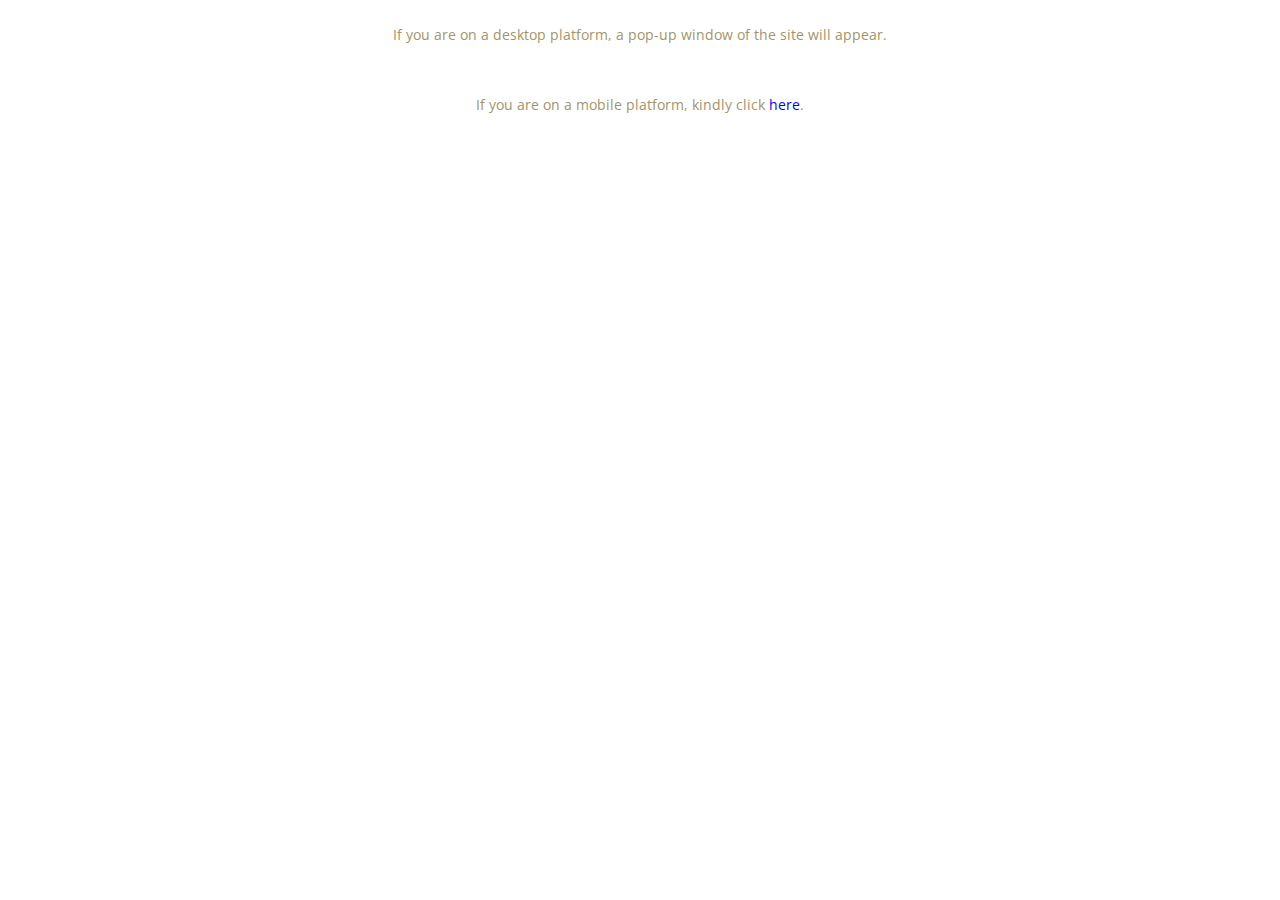
<file: index.html>
<!DOCTYPE html>

<html>

<head>
	<meta charset="UTF-8">
	<meta name="viewport" content="width=device-width, initial-scale=1.0">
	<meta name="viewport" content="width=device-width, initial-scale=1, maximum-scale=1, user-scalable=no">
	<link rel="shortcut icon" href="img/logo.jpg">
	<title>HH</title>
	<script src="lib/jquery-1.11.0.min.js"></script>
	<link href="lib/css/font-awesome.min.css" rel="stylesheet">
	<link type="text/css" rel="stylesheet" media="all" href="css/reset.css">
	<link type="text/css" rel="stylesheet" media="all" href="css/style.css">
</head>

<body>
	<h3>If you are on a desktop platform, a pop-up window of the site will appear.</h3>
	<h3>If you are on a mobile platform, kindly click <a href="home" style="color: blue;">here</a>.</h3>
	<script type="text/javascript">
		$(document).ready(function () {
			popitup('home');
		})
		function popitup(url) {
			newwindow=window.open(url,'name','height=600,width=360');
			if (window.focus) {newwindow.focus()}
			return false;
		}
	</script>
</body>
</html>
</file>
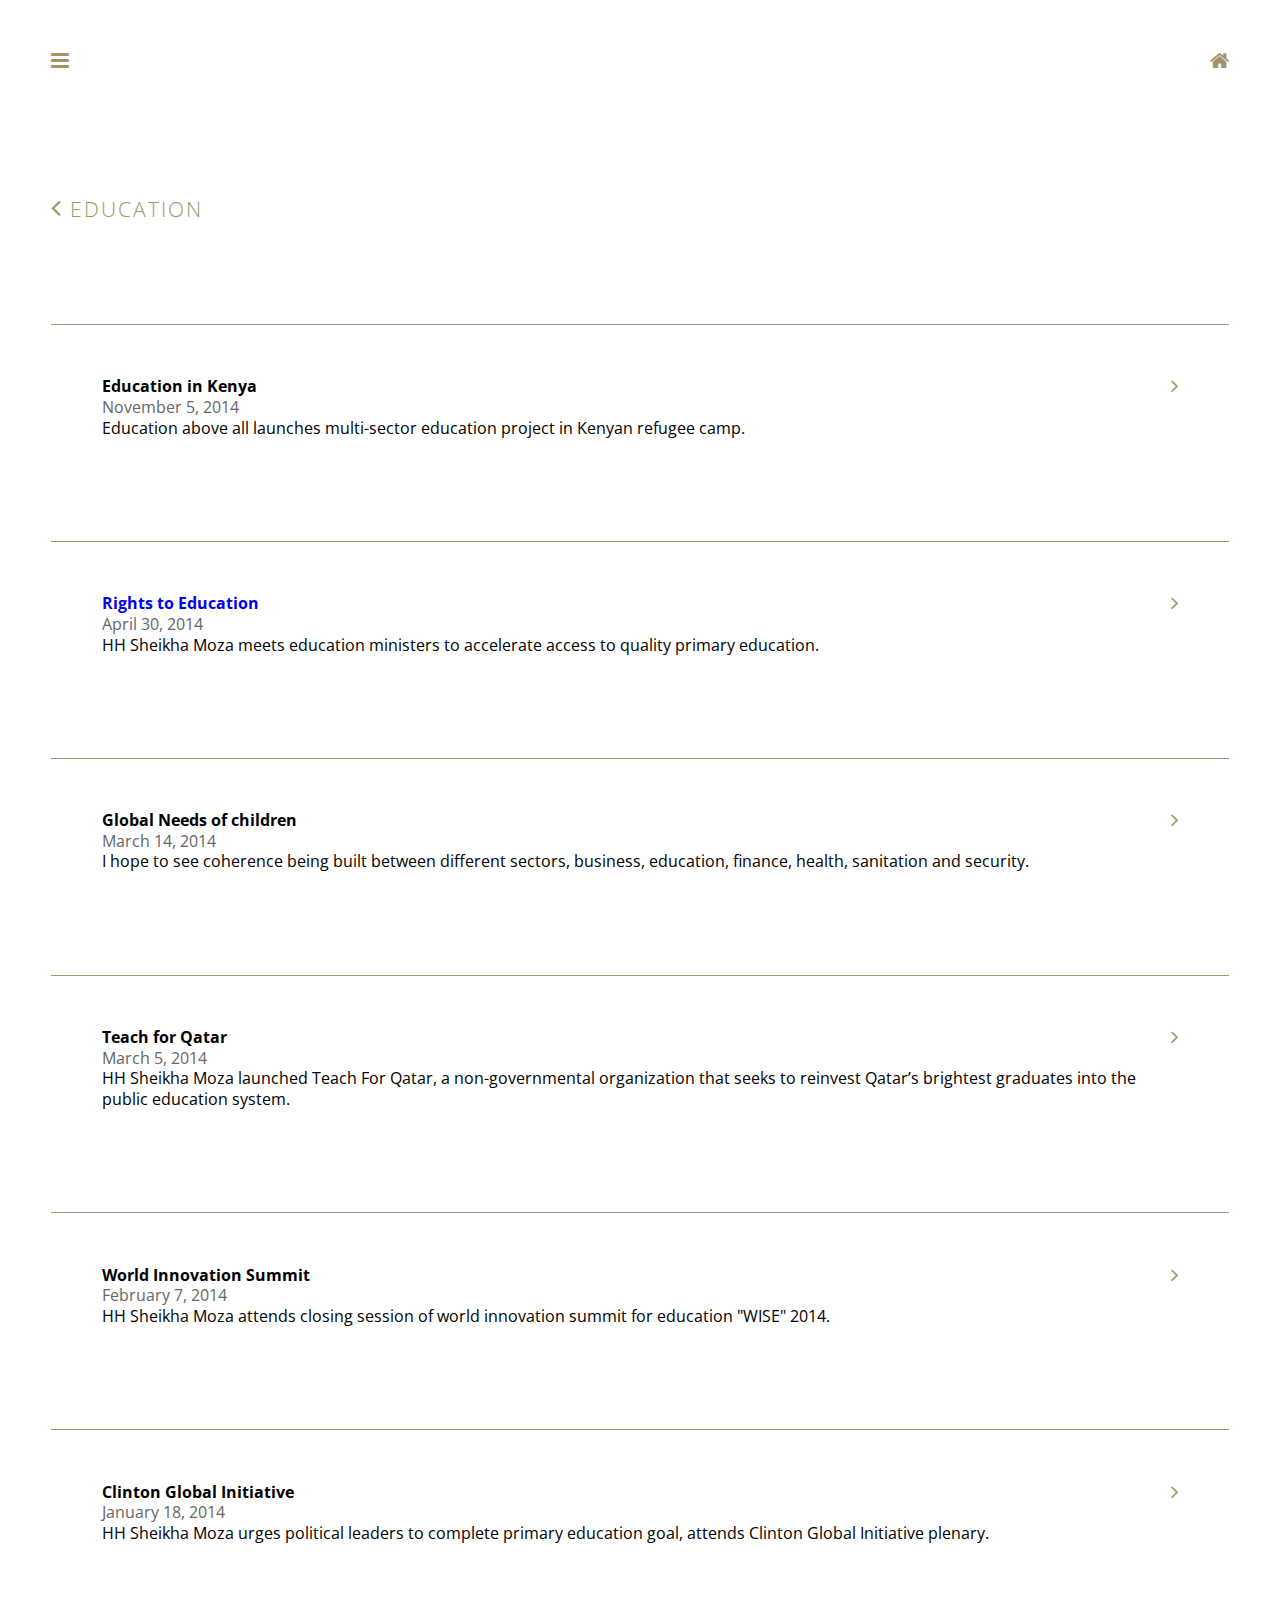
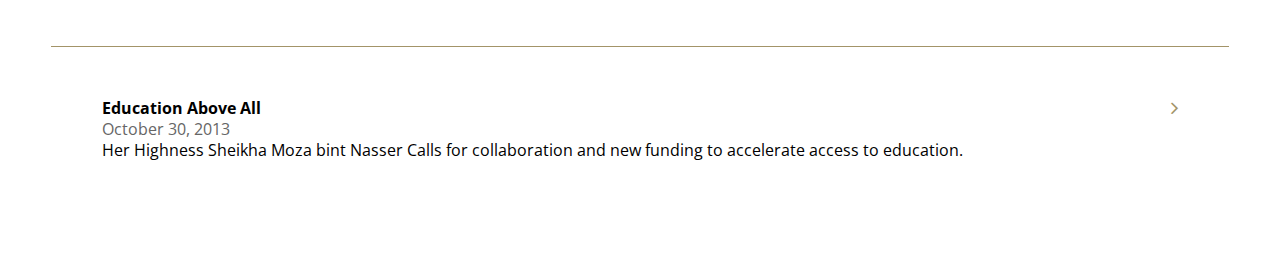
<file: edu.html>
<!DOCTYPE html>

<html>

<head>
	<meta charset="UTF-8">
	<meta name="viewport" content="width=device-width, initial-scale=1.0">
	<meta name="viewport" content="width=device-width, initial-scale=1, maximum-scale=1, user-scalable=no">
	<link rel="shortcut icon" href="img/logo.jpg">
	<title>HH</title>
	<script src="https://code.jquery.com/jquery-1.11.0.min.js"></script>
	<link href="https://maxcdn.bootstrapcdn.com/font-awesome/4.2.0/css/font-awesome.min.css" rel="stylesheet">
	<link type="text/css" rel="stylesheet" media="all" href="css/reset.css">
	<link type="text/css" rel="stylesheet" media="all" href="css/style.css">
</head>

<body>
	<div class="mobile-navigation">
		<menu>
			<a id="home" href="index.html"><span class='fa fa-home'></span></a>
		</menu>
		<table>
			<tr><td><a><span class='fa fa-angle-left'></span><sub id="news">NEWS</sub></a></td></tr>

			<tr><td class="inner"><a></a></td></tr>
			<tr><td class="inner"><a href="edu.html">EDUCATION</a></td></tr>
			<tr><td class="inner"><a>HEALTHCARE</a></td></tr>
			<tr><td class="inner"><a>ENVIRONMENT</a></td></tr>
			<tr><td class="inner"><a>PUBLIC RELATIONS</a></td></tr>
			<tr><td class="inner"><a>FAMILY</a></td></tr>
			<tr><td class="inner"><a></a></td></tr>
			<tr><td class="inner"><span class='fa fa-search'></span><input></td></tr>
			<tr><td class="inner" style="height:100px;"><a>&nbsp;</a></td></tr>

			<tr><td class="upper"><a>ROLES</a></td></tr>
			<tr><td class="upper"><a>GALLERY</a></td></tr>
			<tr><td class="upper"><a>SPEECHES</a></td></tr>
			<tr><td class="upper"><a id="contact">CONTACT</a></td></tr>
			<tr><td class="upper"><a></a></td></tr>
			<tr><td class="upper"><span class='fa fa-search'></span><input></td></tr>
			<tr><td class="upper"><a>&nbsp;</a></td></tr>
		</table>
	</div>
	<div class="page home-page">
		<menu>
			<a id="home" href="index.html"><span class='fa fa-home'></span></a>
			<a id="bars"><span class='fa fa-bars'></span></a>
		</menu>
		<section><span class='fa fa-angle-left'></span>&nbsp;EDUCATION</section>
		<article>
			<strong>Education in Kenya<span class='fa fa-angle-right'></span></strong>
			<br><span>November 5, 2014</span>
			<br>Education above all launches multi-sector education project in Kenyan refugee camp.
		</article>
		<article>
			<strong><a href="articles/a1.html">Rights to Education <span class='fa fa-angle-right'></span></a></strong>
			<br><span>April 30, 2014</span>
			<br>HH Sheikha Moza meets education ministers to accelerate access to quality primary education.
		</article>
		<article>
			<strong>Global Needs of children<span class='fa fa-angle-right'></span></strong>
			<br><span>March 14, 2014</span>
			<br>I hope to see coherence being built between different sectors, business, education, finance, health, sanitation and security.
		</article>
		<article>
			<strong>Teach for Qatar<span class='fa fa-angle-right'></span></strong>
			<br><span>March 5, 2014</span>
			<br>HH Sheikha Moza launched Teach For Qatar, a non-governmental organization that seeks to reinvest Qatar’s brightest graduates into the public education system.
		</article>
		<article>
			<strong>World Innovation Summit<span class='fa fa-angle-right'></span></strong>
			<br><span>February 7, 2014</span>
			<br>HH Sheikha Moza attends closing session of world innovation summit for education "WISE" 2014.
		</article>
		<article>
			<strong>Clinton Global Initiative<span class='fa fa-angle-right'></span></strong>
			<br><span>January 18, 2014</span>
			<br>HH Sheikha Moza urges political leaders to complete primary education goal, attends Clinton Global Initiative plenary.
		</article>
		<article>
			<strong>Education Above All<span class='fa fa-angle-right'></span></strong>
			<br><span>October 30, 2013</span>
			<br>Her Highness Sheikha Moza bint Nasser Calls for collaboration and new funding to accelerate access to education.
		</article>
	</div>
	<div class="page contact-page">
		<menu>
			<a id="home" href="index.html"><span class='fa fa-home'></span></a>
			<a id="bars"><span class='fa fa-bars'></span></a>
		</menu>
		<section><span class='fa fa-angle-left'></span>&nbsp;CONTACT</section>
		<article>
			<strong>Media Enquiries</strong><br>
			<br><span>Jane Smith</span>
			<br>Media Officer
			<br>jane.smith@mozabintnasser.qa
			<br><div id="phone">+974 3387 2457</div>
		</article>
		<article>
			<strong>Other Enquiries</strong><br>
			<br><span>James Bond</span>
			<br>Media Officer
			<br>james.bond@mozabintnasser.qa
			<br><div id="phone">+974 3387 2457</div>
			<br><span>Sarah Heart</span>
			<br>Media Officer
			<br>sarah.heart@mozabintnasser.qa
			<br><div id="phone">+974 3387 2457</div>
		</article>
	</div>
	<script type="text/javascript">
		$('#bars, .fa-angle-left').click(function(){
			$('table .fa-angle-left').hide();
			$('.page').hide();
			$('.inner').hide();
			$('#news').removeClass("selected");
			$('.mobile-navigation').fadeIn();
			$('.upper').fadeIn();
		})
		$('#news').click(function(){
			$('#news').addClass("selected");
			$('table .fa-angle-left').fadeIn();
			$('.upper').fadeOut();
			$('.inner').delay(1000).fadeIn();
		})
		$('#contact').click(function(){
			$('.mobile-navigation').fadeOut();
			$('.contact-page').delay(1000).fadeIn();
		})
	</script>
</body>
</html>
</file>
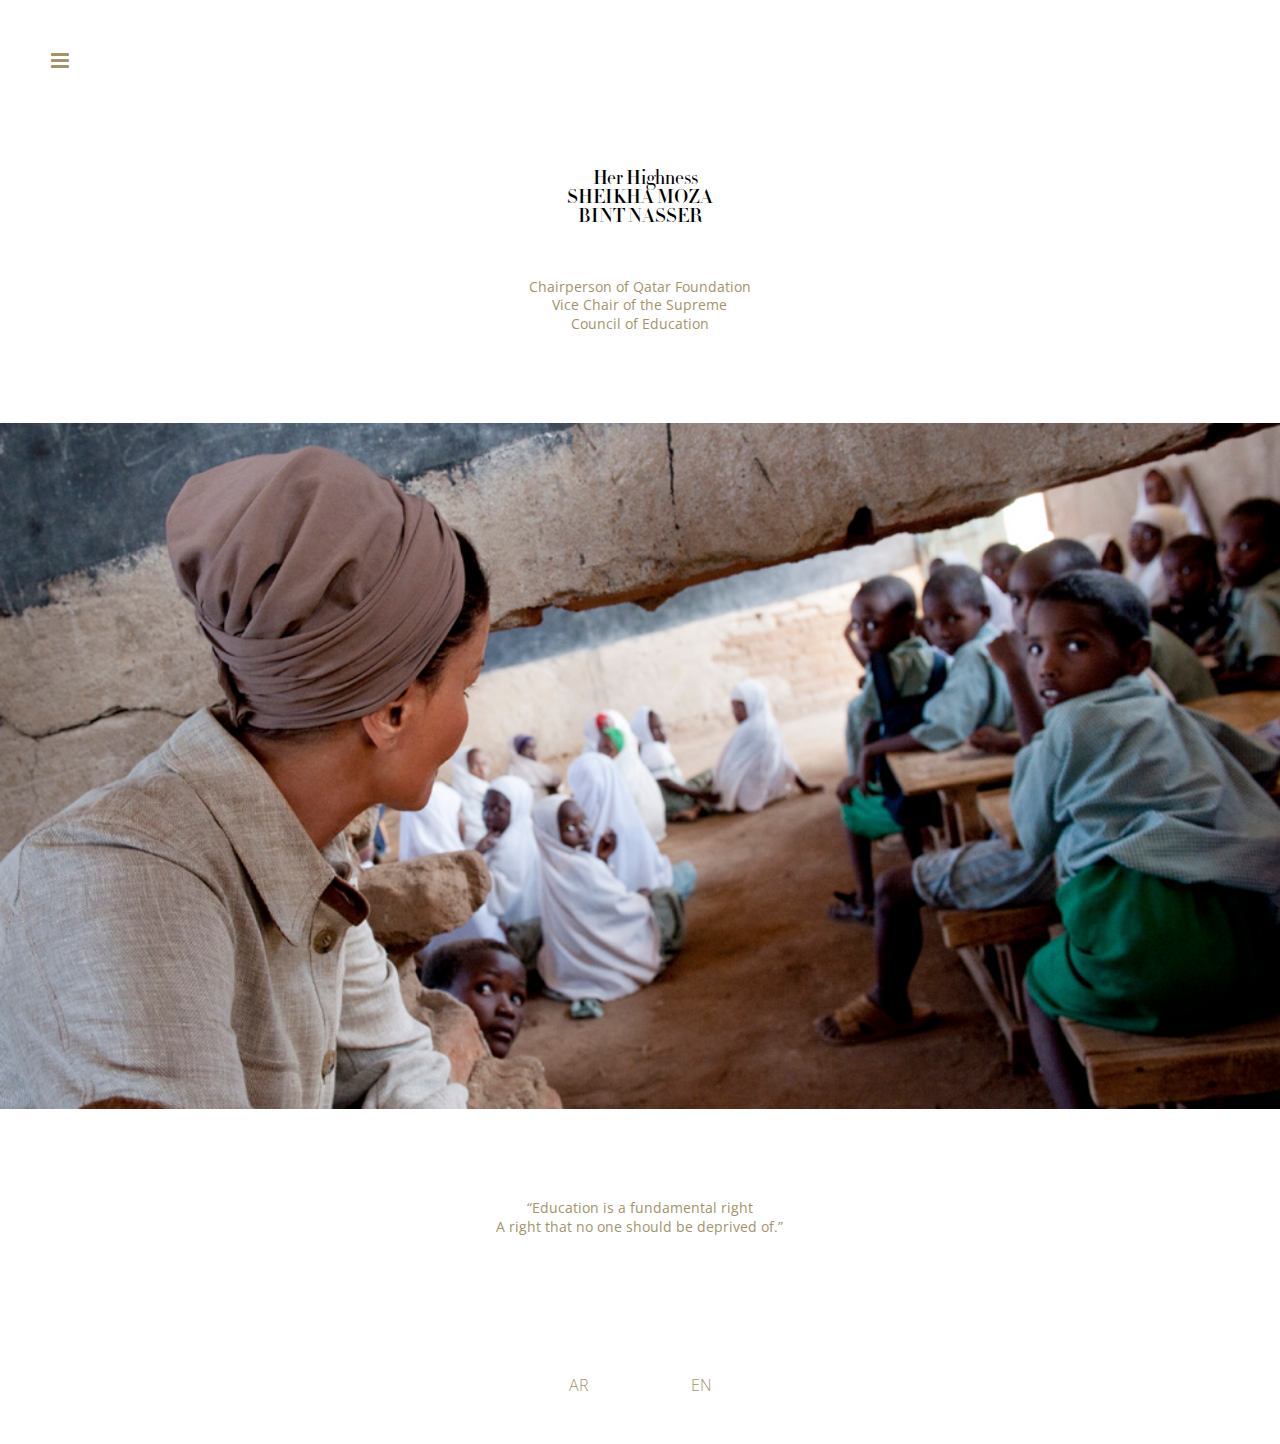
<file: home.html>
<!DOCTYPE html>

<html>

<head>
	<meta charset="UTF-8">
	<meta name="viewport" content="width=device-width, initial-scale=1.0">
	<meta name="viewport" content="width=device-width, initial-scale=1, maximum-scale=1, user-scalable=no">
	<link rel="shortcut icon" href="img/logo.jpg">
	<title>HH</title>
	<script src="lib/jquery-1.11.0.min.js"></script>
	<link href="lib/css/font-awesome.min.css" rel="stylesheet">
	<link type="text/css" rel="stylesheet" media="all" href="css/reset.css">
	<link type="text/css" rel="stylesheet" media="all" href="css/style.css">
</head>

<body>
	<div class="mobile-navigation">
		<menu>
			<a id="home"><span class='fa fa-home'></span></a>
		</menu>
		<table>
			<tr><td><a><span class='fa fa-angle-left'></span><sub id="news">NEWS</sub></a></td></tr>

			<tr><td class="inner"><a></a></td></tr>
			<tr><td class="inner"><a href="edu">EDUCATION</a></td></tr>
			<tr><td class="inner"><a>HEALTHCARE</a></td></tr>
			<tr><td class="inner"><a>ENVIRONMENT</a></td></tr>
			<tr><td class="inner"><a>PUBLIC RELATIONS</a></td></tr>
			<tr><td class="inner"><a>FAMILY</a></td></tr>
			<tr><td class="inner"><a></a></td></tr>
			<tr><td class="inner"><span class='fa fa-search'></span><input></td></tr>
			<tr><td class="inner" style="height:100px;"><a>&nbsp;</a></td></tr>

			<tr><td class="upper"><a>ROLES</a></td></tr>
			<tr><td class="upper"><a id="gallery">GALLERY</a></td></tr>
			<tr><td class="upper"><a>SPEECHES</a></td></tr>
			<tr><td class="upper"><a id="contact">CONTACT</a></td></tr>
			<tr><td class="upper"><a></a></td></tr>
			<tr><td class="upper"><span class='fa fa-search'></span><input></td></tr>
			<tr><td class="upper"><a>&nbsp;</a></td></tr>
		</table>
	</div>
	<div class="page home-page">
		<menu>
			<a id="bars"><span class='fa fa-bars'></span></a>
		</menu>
		<header>&nbsp;&nbsp;&nbsp;&nbsp;Her Highness<br>SHEIKHA MOZA<br>BINT NASSER</header>
		<h3>Chairperson of Qatar Foundation<br>Vice Chair of the Supreme<br>Council of Education</h3>
		<img src="img/home.jpg">
		<h3>“Education is a fundamental right<br>A right that no one should be deprived of.”</h3>
		<footer>
			<div class="lang"><a>AR</a></div>
			<div class="lang"><a>EN</a></div>
		</footer>
		<div id="bottom"></div>
	</div>
	<div class="page contact-page">
		<menu>
			<a id="home"><span class='fa fa-home'></span></a>
			<a id="bars"><span class='fa fa-bars'></span></a>
		</menu>
		<section><span class='fa fa-angle-left'></span>&nbsp;CONTACT</section>
		<article>
			<strong>Media Enquiries</strong><br>
			<br><span>Jane Smith</span>
			<br>Media Officer
			<br>jane.smith@mozabintnasser.qa
			<br><div id="phone">+974 3387 2457</div>
		</article>
		<article>
			<strong>Other Enquiries</strong><br>
			<br><span>James Bond</span>
			<br>Media Officer
			<br>james.bond@mozabintnasser.qa
			<br><div id="phone">+974 3387 2457</div>
			<br><span>Sarah Heart</span>
			<br>Media Officer
			<br>sarah.heart@mozabintnasser.qa
			<br><div id="phone">+974 3387 2457</div>
		</article>
	</div>
	<div class="page gallery-page">
		<menu>
			<a id="home"><span class='fa fa-home'></span></a>
			<a id="bars"><span class='fa fa-bars'></span></a>
		</menu>
		<section><span class='fa fa-angle-left'></span>&nbsp;GALLERY</section>
		<article>
			<strong>Education Above All</strong><br>
			<span>November, 2014</span><br>
			<br>Global initiative protecting the right of children and youth to quality education.<br>
			<img src="img/img2.jpg">
			<div id="share">SHARE</div>
		</article>
		<article>
			<strong>The Qatari-Japanese Friendship</strong><br>
			<span>March, 2014</span><br>
			<br>Our partnership can be symbolised by the Qatari-Japanese Friendship Fund.<br>
			<img src="img/img3.jpg">
			<div id="share">SHARE</div>
		</article>
		<article>
			<strong>Universal Primary Education</strong><br>
			<span>March, 2014</span><br>
			<br>HH wants to galvanise the international community to provide education for 58 million children around the world without access to school.<br>
			<img src="img/img4.jpg">
			<div id="share">SHARE</div>
		</article>
		<article>
			<strong>Protection of Education in Insecurity and Armed Conflict</strong><br>
			<span>February, 2014</span><br>
			<br>61 million children around the world are not in school, many of them from Arab countries.<br>
			<img src="img/img5.jpg">
			<div id="share">SHARE</div>
		</article>
	</div>
	<script type="text/javascript">
		$('#bars, .fa-angle-left').click(function(){
			$('.page').hide();
			$('.inner').hide();
			$('.fa-angle-left').hide();
			$('#news').removeClass("selected");
			$('.mobile-navigation').fadeIn();
			$('.upper').fadeIn();
		})
		$('a .fa-home').click(function(){
			$('.mobile-navigation').fadeOut();
			$('.page').hide();
			$('.inner').hide();
			$('.fa-angle-left').hide();
			$('#news').removeClass("selected");
			$('.home-page').delay(1000).fadeIn();
		})
		$('#news').click(function(){
			$('#news').addClass("selected");
			$('.fa-angle-left').fadeIn();
			$('.upper').fadeOut();
			$('.inner').delay(1000).fadeIn();
		})
		$('#contact').click(function(){
			$('.mobile-navigation').fadeOut();
			$('.contact-page').delay(1000).fadeIn();
		})
		$('#gallery').click(function(){
			$('.mobile-navigation').fadeOut();
			$('.gallery-page').delay(1000).fadeIn();
		})
	</script>
</body>
</html>
</file>
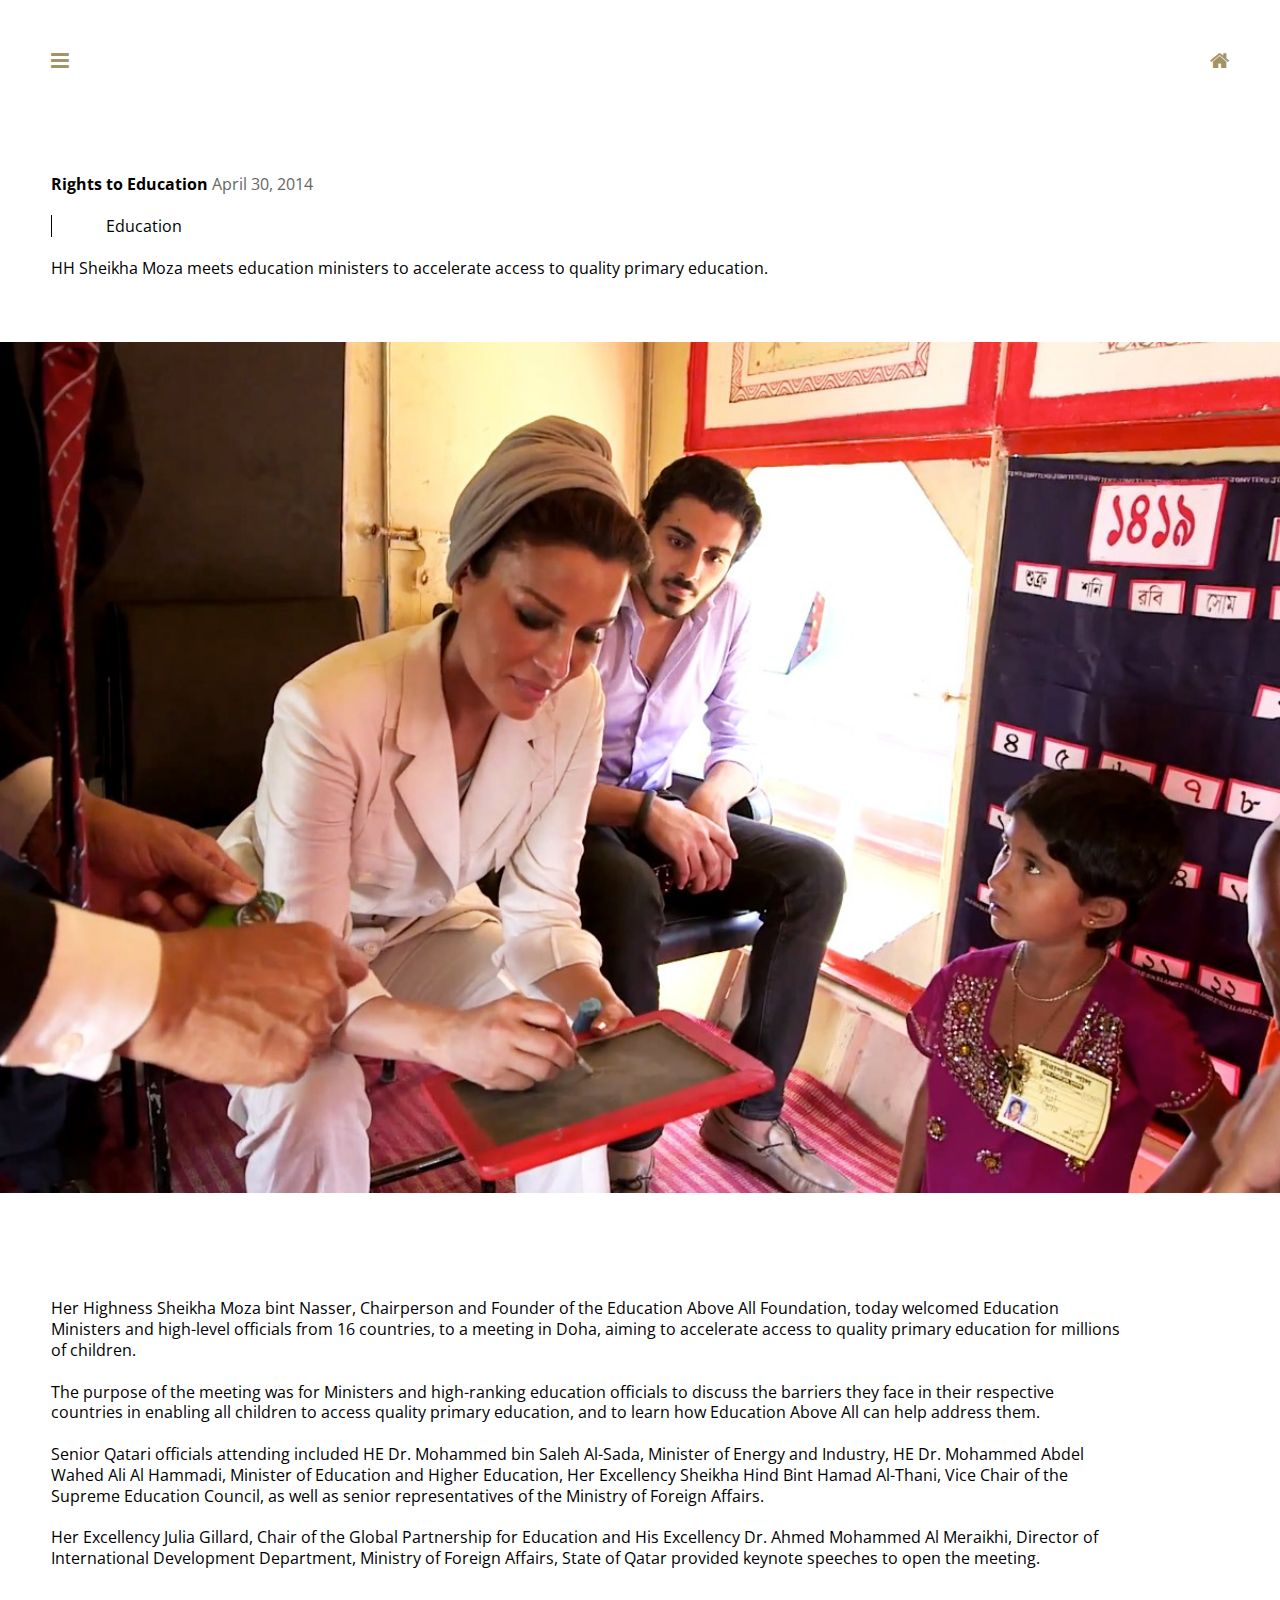
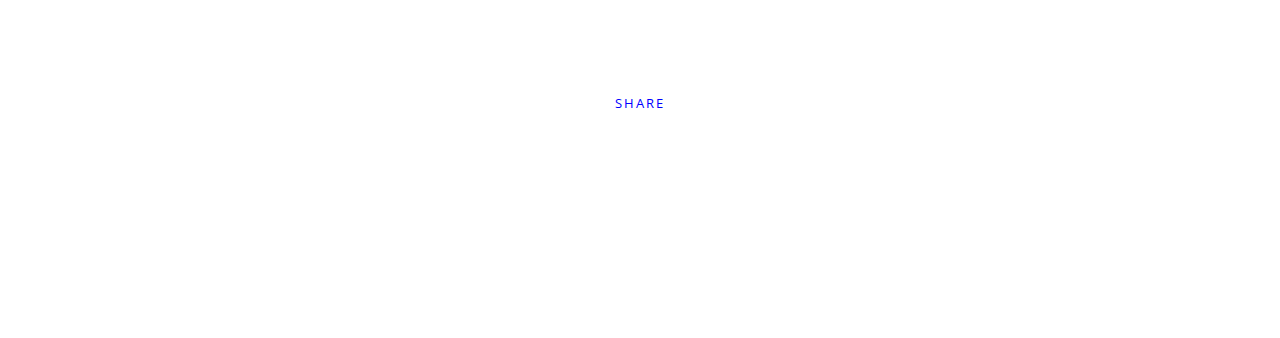
<file: articles/a1.html>
<!DOCTYPE html>

<html>

<head>
	<meta charset="UTF-8">
	<meta name="viewport" content="width=device-width, initial-scale=1.0">
	<meta name="viewport" content="width=device-width, initial-scale=1, maximum-scale=1, user-scalable=no">
	<link rel="shortcut icon" href="../img/logo.jpg">
	<title>HH</title>
	<script src="../lib/jquery-1.11.0.min.js"></script>
	<link href="../lib/css/font-awesome.min.css" rel="stylesheet">
	<link type="text/css" rel="stylesheet" media="all" href="../css/reset.css">
	<link type="text/css" rel="stylesheet" media="all" href="../css/style.css">
</head>

<body>
	<div class="mobile-navigation">
		<menu>
			<a id="home" href="../home"><span class='fa fa-home'></span></a>
		</menu>
		<table>
			<tr><td><a><span class='fa fa-angle-left'></span><sub id="news">NEWS</sub></a></td></tr>

			<tr><td class="inner"><a></a></td></tr>
			<tr><td class="inner"><a href="../edu">EDUCATION</a></td></tr>
			<tr><td class="inner"><a>HEALTHCARE</a></td></tr>
			<tr><td class="inner"><a>ENVIRONMENT</a></td></tr>
			<tr><td class="inner"><a>PUBLIC RELATIONS</a></td></tr>
			<tr><td class="inner"><a>FAMILY</a></td></tr>
			<tr><td class="inner"><a></a></td></tr>
			<tr><td class="inner"><span class='fa fa-search'></span><input></td></tr>
			<tr><td class="inner" style="height:100px;"><a>&nbsp;</a></td></tr>

			<tr><td class="upper"><a>ROLES</a></td></tr>
			<tr><td class="upper"><a>GALLERY</a></td></tr>
			<tr><td class="upper"><a>SPEECHES</a></td></tr>
			<tr><td class="upper"><a>CONTACT</a></td></tr>
			<tr><td class="upper"><a></a></td></tr>
			<tr><td class="upper"><span class='fa fa-search'></span><input></td></tr>
			<tr><td class="upper"><a>&nbsp;</a></td></tr>
		</table>
	</div>
	<div class="home-page">
		<menu>
			<a id="home" href="../home"><span class='fa fa-home'></span></a>
			<a id="bars"><span class='fa fa-bars'></span></a>
		</menu>
		<p>
			<strong>Rights to Education</strong>
			<span>April 30, 2014</span>
			<br><br><a>Education</a>
			<br><br>HH Sheikha Moza meets education ministers to accelerate access to quality primary education.
		</p>	

		<img src="../img/img1.jpg">

		<p><br><br>
			Her Highness Sheikha Moza bint Nasser, Chairperson and Founder of the Education Above All Foundation, today welcomed Education Ministers and high-level officials from 16 countries, to a meeting in Doha, aiming to accelerate access to quality primary education for millions of children. <br><br>

			The purpose of the meeting was for Ministers and high-ranking education officials to discuss the barriers they face in their respective countries in enabling all children to access quality primary education, and to learn how Education Above All can help address them. <br><br>

			Senior Qatari officials attending included HE Dr. Mohammed bin Saleh Al-Sada, Minister of Energy and Industry, HE Dr. Mohammed Abdel Wahed Ali Al Hammadi, Minister of Education and Higher Education, Her Excellency Sheikha Hind Bint Hamad Al-Thani, Vice Chair of the Supreme Education Council, as well as senior representatives of the Ministry of Foreign Affairs. <br><br>

			Her Excellency Julia Gillard, Chair of the Global Partnership for Education and His Excellency Dr. Ahmed Mohammed Al Meraikhi, Director of International Development Department, Ministry of Foreign Affairs, State of Qatar provided keynote speeches to open the meeting.
		</p>

		<div id="share">SHARE</div>

		<div class="share-buttons">
			<a><span class='fa fa-facebook'></span></a>
			<a href="twitter://post?message=Sharing%20article%20via%20Twitter."><span class='fa fa-twitter'></span></a>
			<span class='fa fa-phone'></span>
			<a href="mailto:?subject=HHO%20Sharing&body=Sharing%20article%20via%20Email."><span class='fa fa-envelope'></span></a>
		</div>
		<div id="bottom"></div>
	</div>
	<script type="text/javascript">
		$('#bars, .fa-angle-left').click(function(){
			$('.home-page').hide();
			$('.inner').hide();
			$('.fa-angle-left').hide();
			$('.mobile-navigation').fadeIn();
			$('.upper').fadeIn();
			$('#news').removeClass("selected");
		})
		$('#news').click(function(){
			$('#news').addClass("selected");
			$('.fa-angle-left').fadeIn();
			$('.upper').fadeOut();
			$('.inner').delay(1200).fadeIn();
		})
		$('#share').click(function(){
			$('.share-buttons').fadeIn();
		})
	</script>
</body>
</html>
</file>
<file: css/style.css>
@import url(http://fonts.googleapis.com/css?family=Open+Sans:400,700);
@font-face {
    font-family: 'Didot';
    src: url(../fonts/Didot.otf);
}

body {
    font-family: 'Open Sans', sans-serif;
    -webkit-font-smoothing: antialiased;
    margin: 0;
    *zoom: 1;
    position: relative;
    width: 100%;
}

a, a:focus, a:active, input, #share, #share:focus, #share:active {
    text-decoration: none;
    background-color: none;
    -webkit-tap-highlight-color: rgba(0,0,0,0);
}

strong {
    font-weight: 700;
}

.selected:after {
    content: '';
    position: absolute;
    left: 44%;
    width: 12%;
    bottom: 1px;
    border-width: 0 0 1px;
    border-style: solid;
    border-color: #a39468; 
}

header {
    font-size: 1.2em;
    font-family: 'Didot', serif;
}

header, h3 {
    padding: 2%;
    width: 96%;
    text-align: center;
}

footer {
    width: 100%;
    margin: 5% 0;
}

h3, .lang, .fa {
    color: #a39468;
}

h3 {
    font-size: .9em;
    line-height: 1.3em;
}

.fa {
    font-size: 1.3em;
    font-weight: lighter;
}

table .fa-angle-left {
    display: none;
}

.fa-search {
    font-size: 1em;
}

.lang {
    float: left;
    width: 42%;
    padding: 4%;
    text-align: left;
    font-weight: lighter;
}

.lang:first-child {
    text-align: right;
}

menu {
    right: 0;
    top: 0;
    width: 92%;
    padding: 4%;
    margin-bottom: 20px;
}

#home {
    float: right;
}

img {
    display: block;
    width: 100%;
    margin: 5% auto;
}

.mobile-navigation {
    display: none;
    z-index: 1000;
    height: 200%;
    width: 100%;
    background-color: #fff;
    -webkit-transition-property: display;
    -moz-transition-property: display;
    -o-transition-property: display;
    transition-property: display;
    -webkit-transition-duration: 0.5s;
    -moz-transition-duration: 0.5s;
    -o-transition-duration: 0.5s;
    transition-duration: 0.5s;
}

.mobile-navigation table {
    width: 100%;
    border-spacing: 0;
}

.mobile-navigation input {
    border: none;
    border-bottom: 1px solid #a39468;
    width: 120px;
    border-radius: 0;
    font-size: 16px;
    margin-top: 30px;
}

.mobile-navigation table span {
    height: 20px;
    padding: 10px;
    margin-left: -30px;  
}

.mobile-navigation td {
    position: relative;
    right: 0;
    width: 100%;
    margin: 0;
    text-align: center;
    line-height: 2em;
    font-size: 1.3em;
    background-color: #fff;
}

.mobile-navigation td a {
    letter-spacing: 2px;
    font-weight: lighter;
    color: #a39468;
    text-decoration: none;
    display: block;
    margin-top: 20px;
}

.inner {
    display: none;
    font-size: .9em;
}

section {
    width: 92%;
    padding: 4%;
    color: #a39468;
    font-size: 1.3em;
    letter-spacing: 2px;
    font-weight: lighter;
}

article {
    width: 84%;
    margin: 4%;
    padding: 4%;
    border-top: 1px solid #a39468;
    line-height: 1.3em;
}

article span, p span {
    color: #666;
}

.fa-angle-right {
    float: right;
}

p {
    width: 84%;
    margin: 4%;
    line-height: 1.3em;
}

p a {
    border-left: 1px solid #000;
    padding: 0 5%;
}

#share {
    width: 100%;
    margin: 10% 0;
    text-align: center;
    color: blue;
    letter-spacing: 2px;
    font-size: .8em;
}

#phone {
    color: blue;
    letter-spacing: 1.5px;
}

.share-buttons {
    display: none;
    width: 184px;
    margin: 10% auto;
}

.share-buttons span { 
    width: 30px;
    height: 30px;
    float: left;
    text-align: center;
    line-height: 30px;
    border: 2px solid #a39468;
    border-radius: 50% 50%;
    margin: 6px;
    font-size: 1em;
} 

#bottom {
    height: 100px;
}

.contact-page, .gallery-page {
    display: none;
}
</file>
